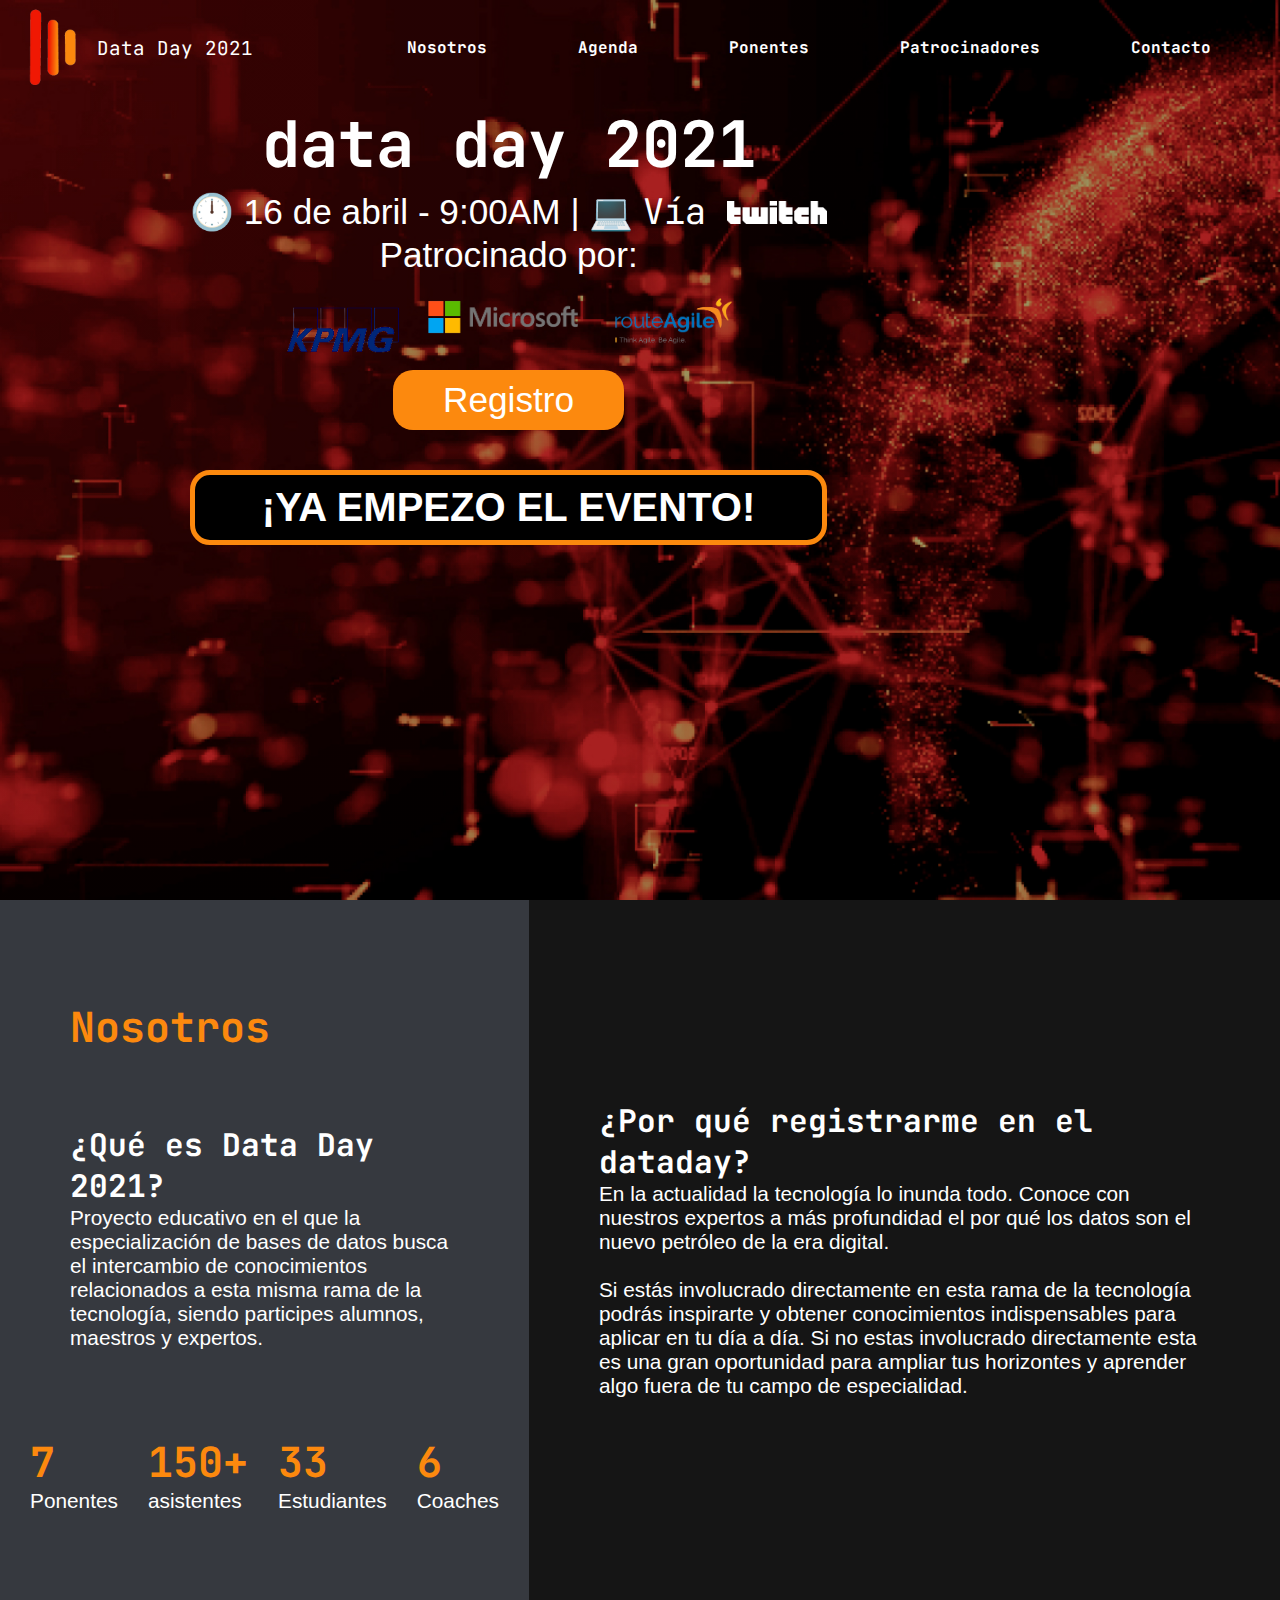
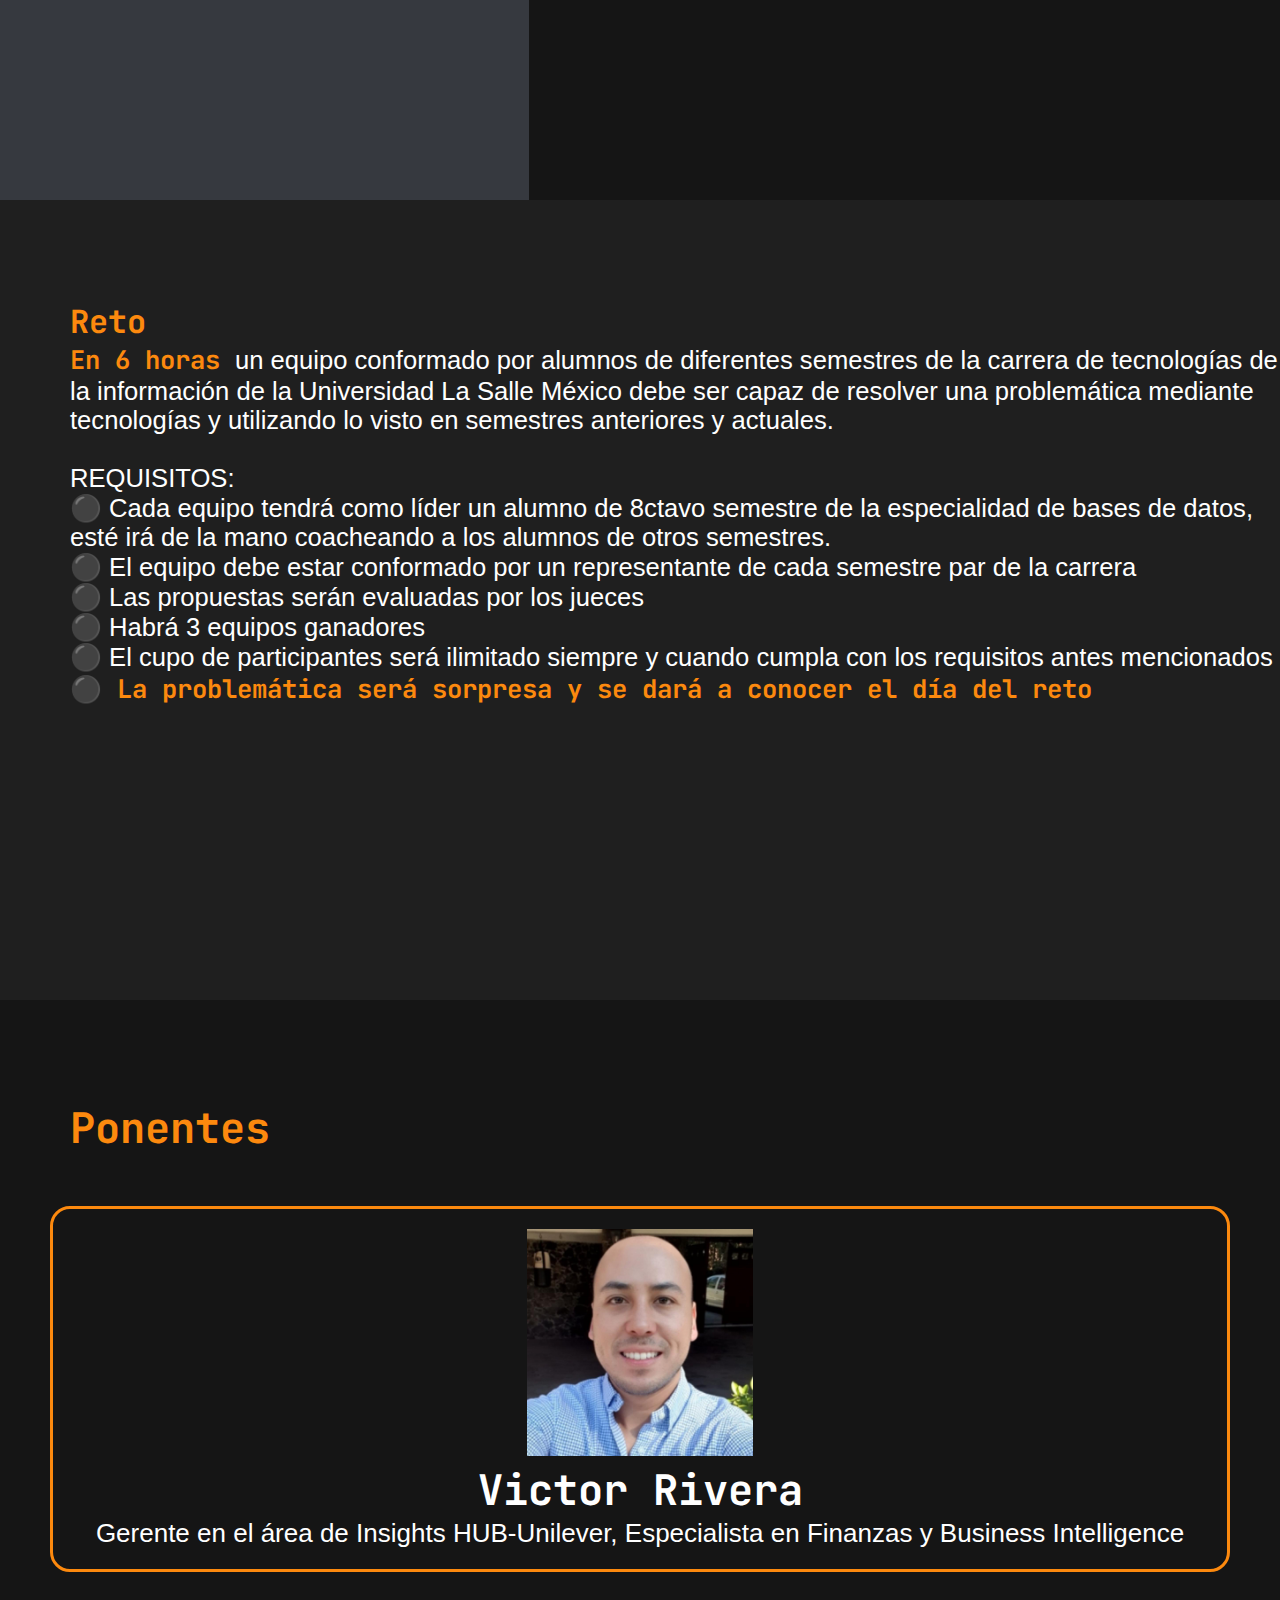
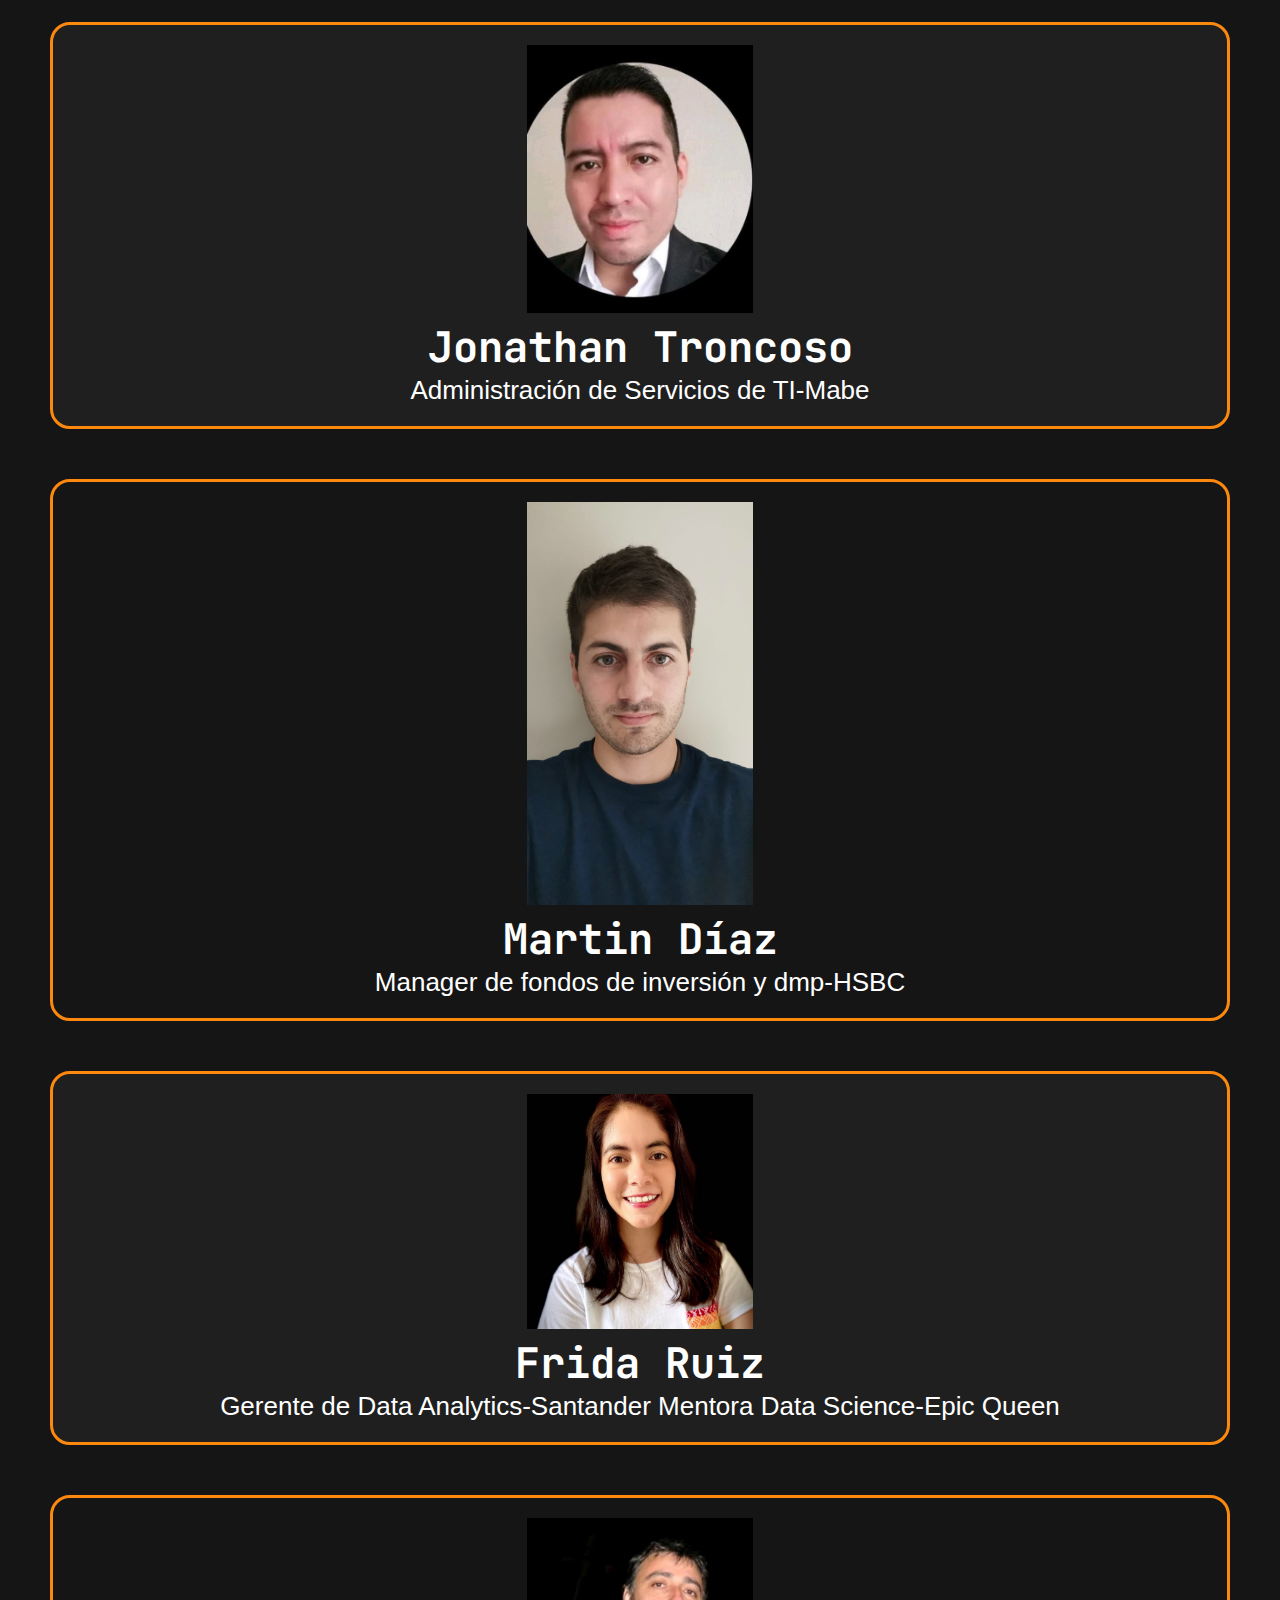
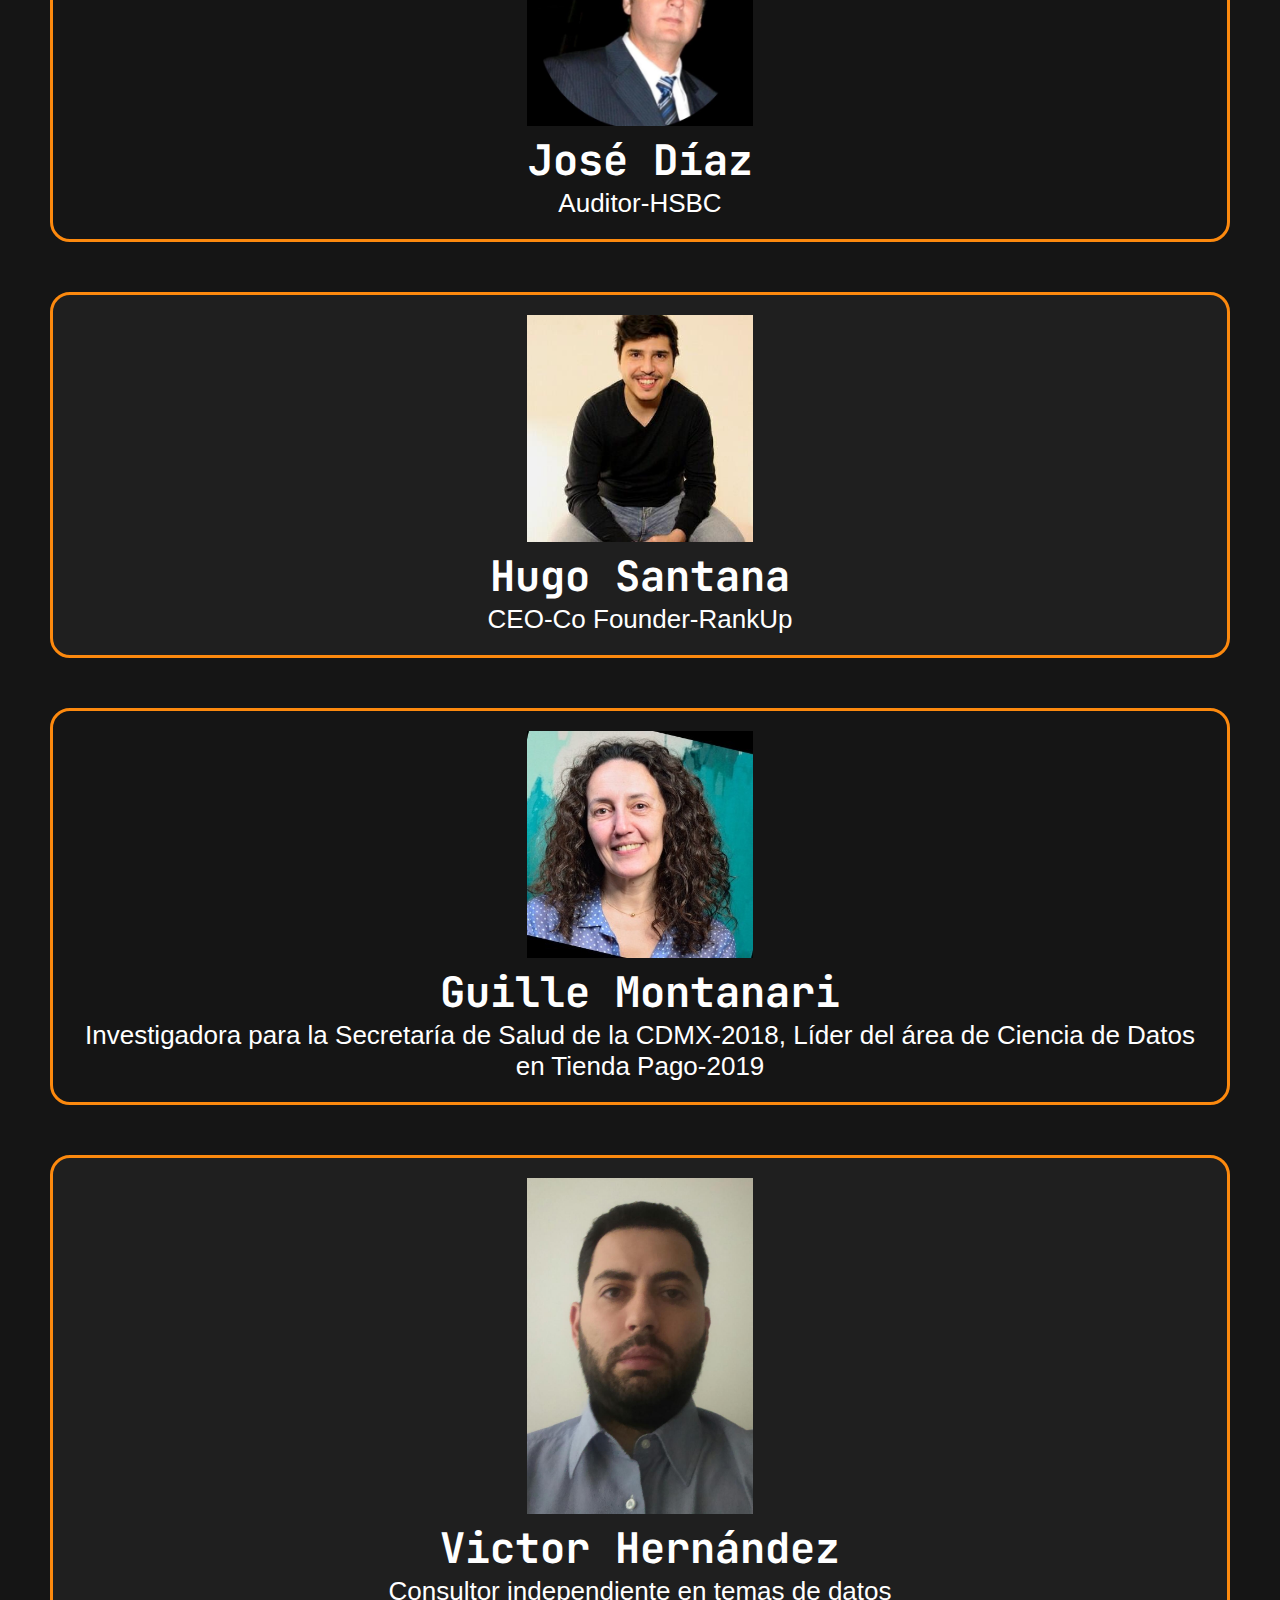
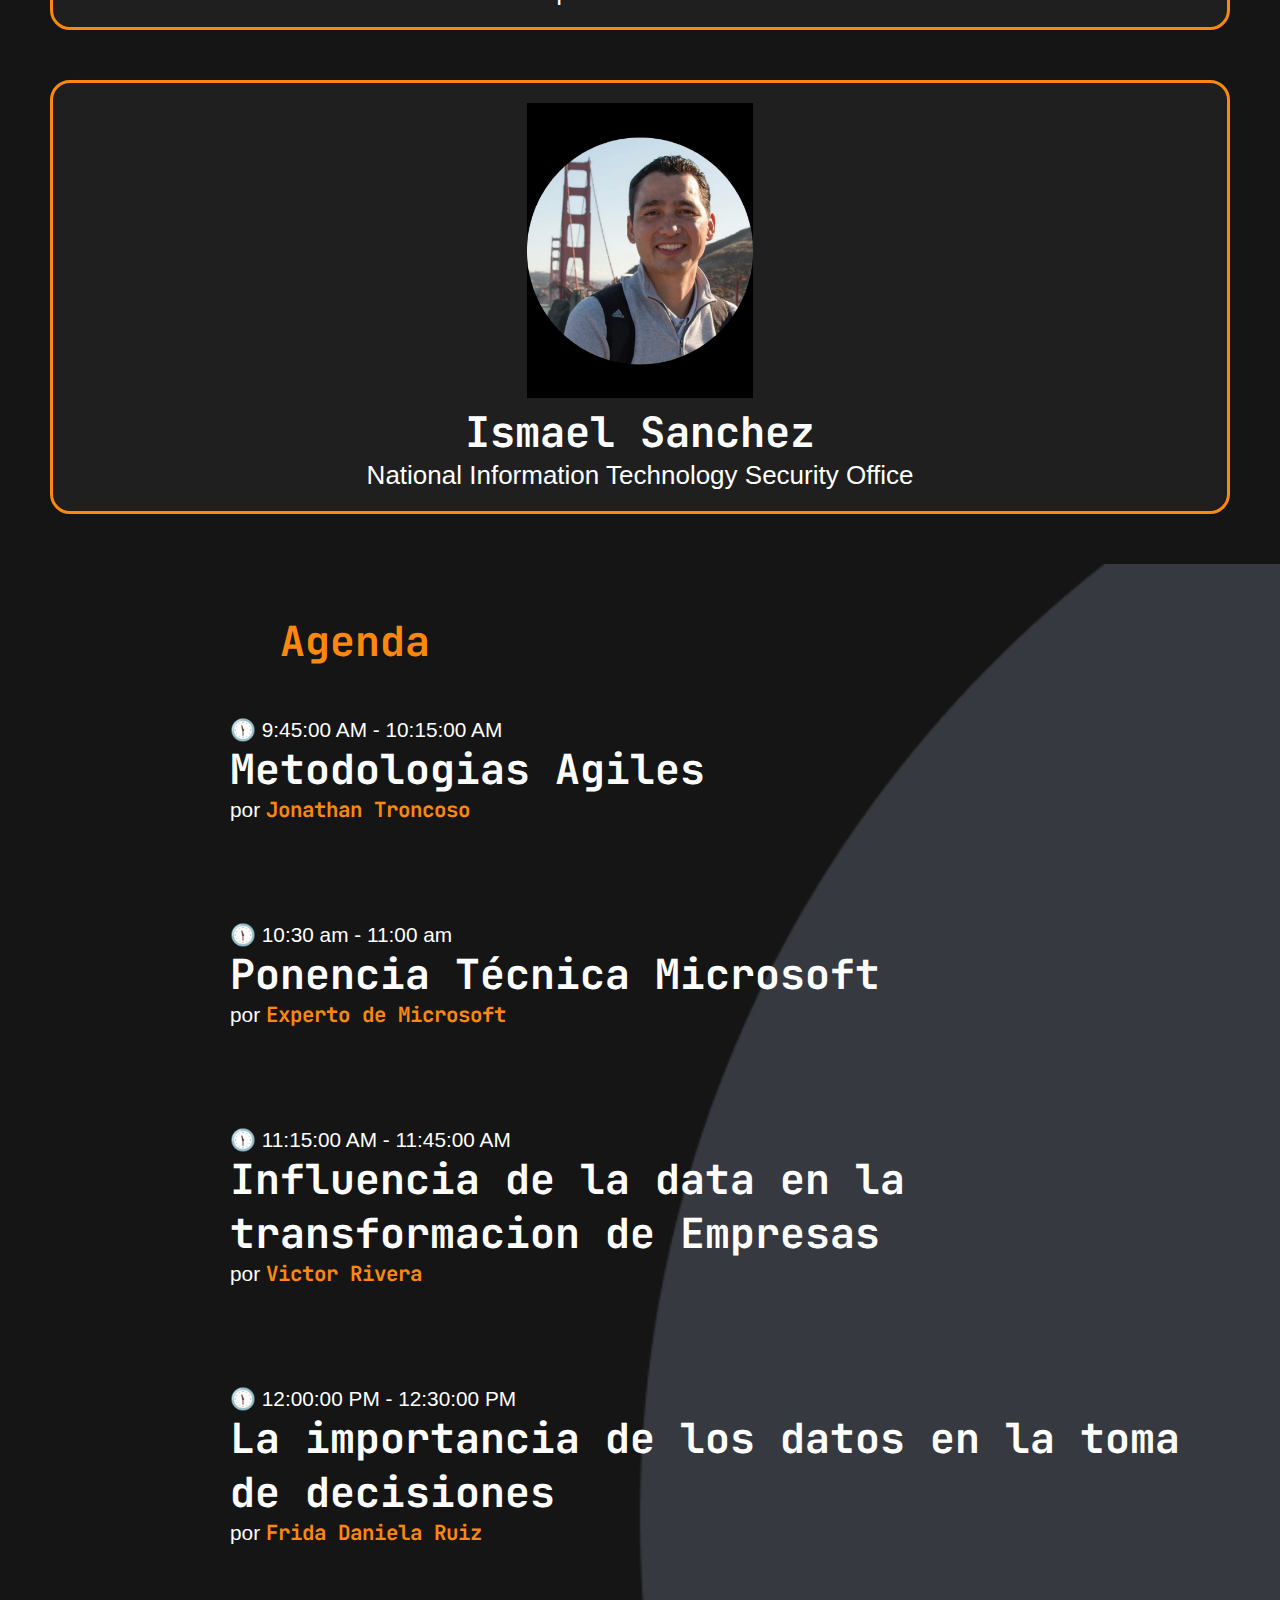
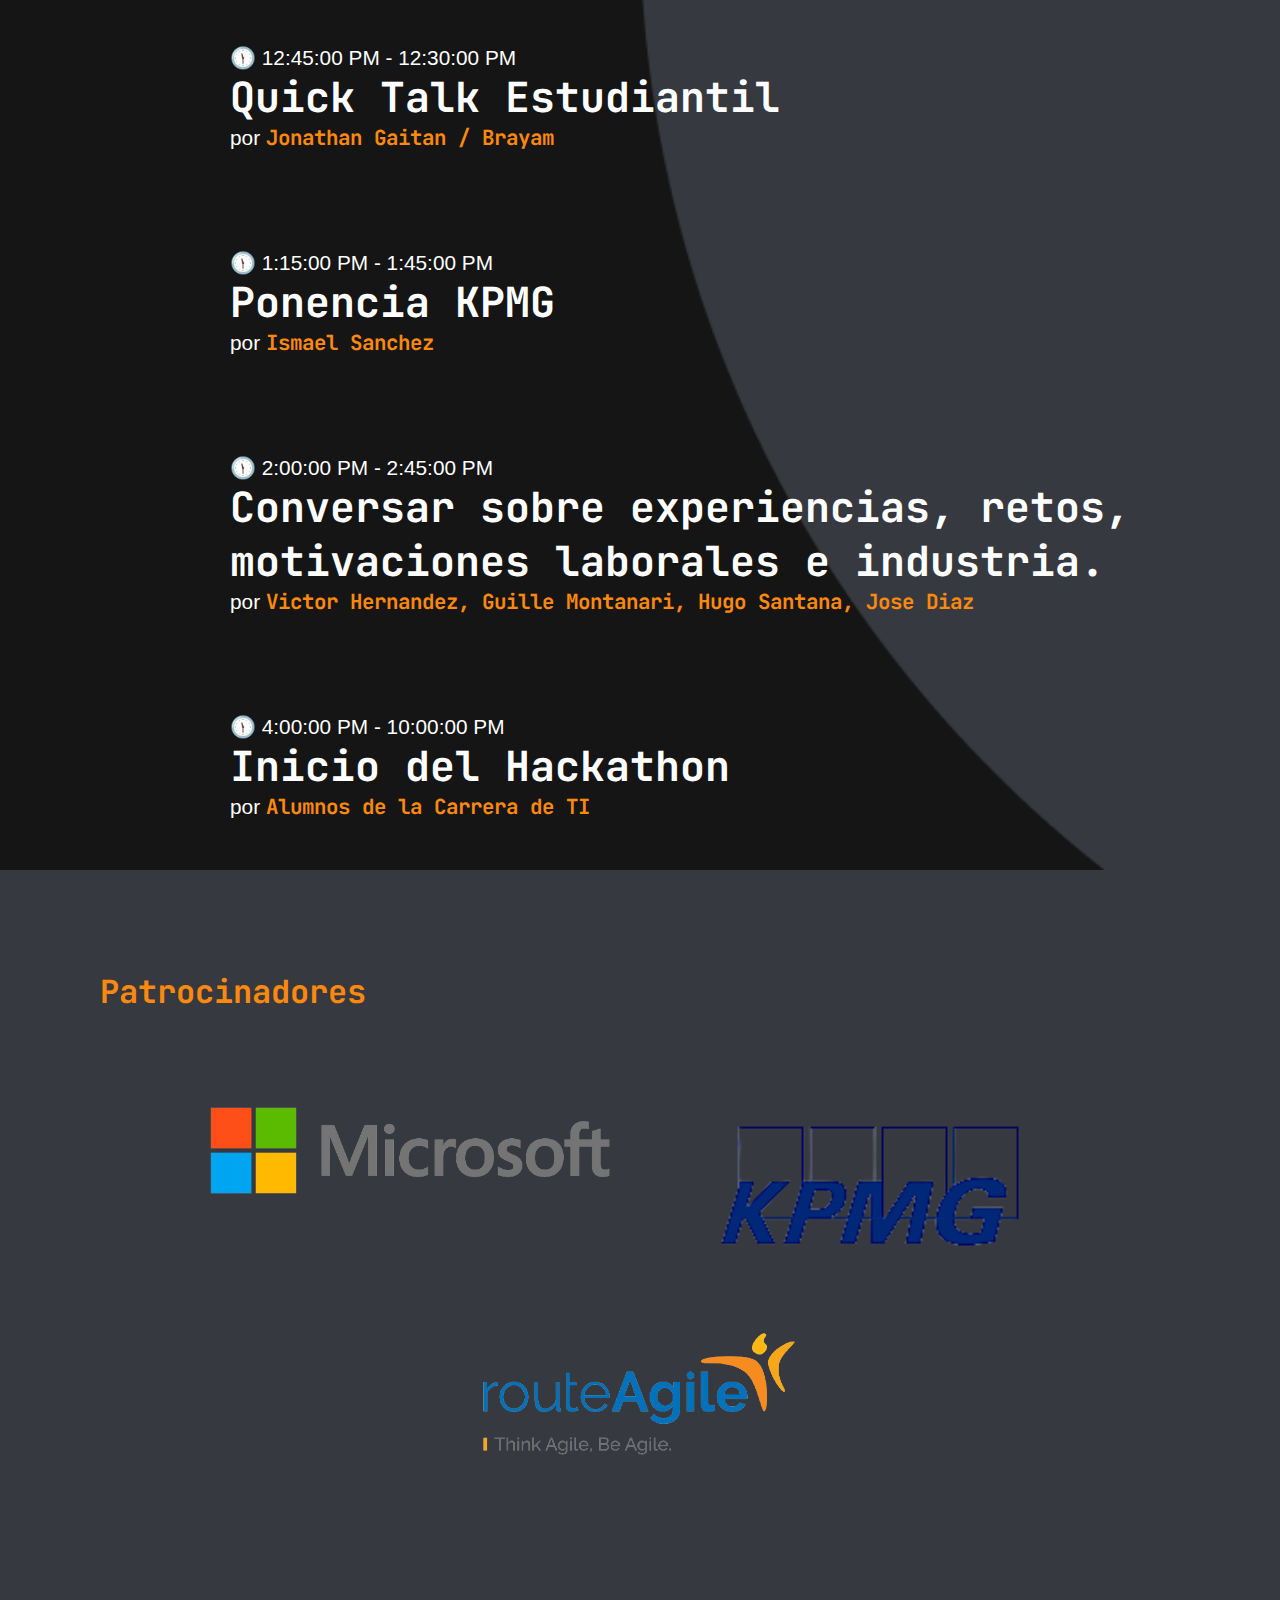
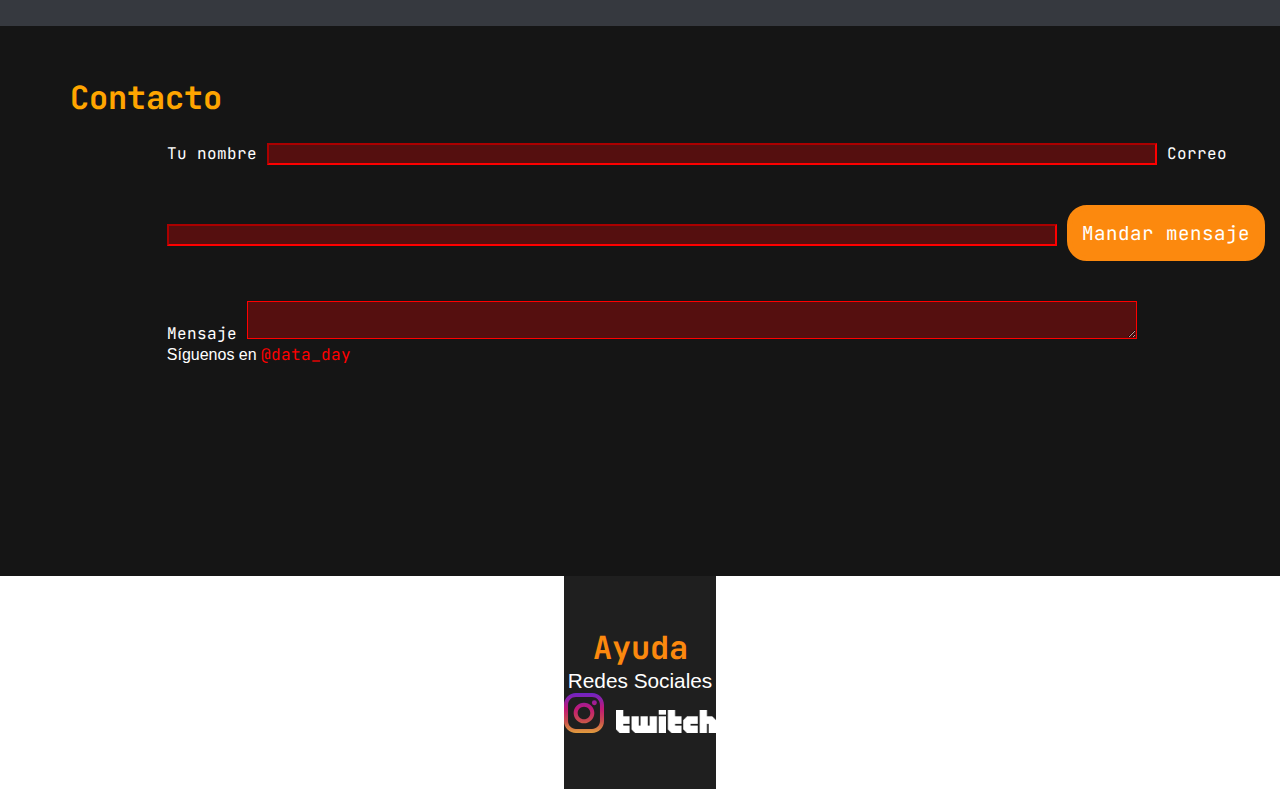
<file: index.html>
<!DOCTYPE html>
<html lang="en">
<head>
    <meta charset="UTF-8">
    <meta name="viewport" content="width=device-width, initial-scale=1.0">
    <link rel="shortcut icon" href="./img/logo.png" type="image/x-icon">
    <link href="https://cdn.jsdelivr.net/npm/bootstrap@5.0.0-beta2/dist/css/bootstrap.min.css" rel="stylesheet" integrity="sha384-BmbxuPwQa2lc/FVzBcNJ7UAyJxM6wuqIj61tLrc4wSX0szH/Ev+nYRRuWlolflfl" crossorigin="anonymous">
    <link rel="stylesheet" href="css/index.css">
    <title>Data Day 2021</title>
</head>
<body>
    <section class="Inicio" >
        <nav id="nav" >
            <div>
                <a href="index.html">
                    <img class="logo" src="img/logo.png" alt="logo">
                </a>
            </div>
            <div>
                <a href="index.html" class="logo-title">
                    Data Day 2021
                </a>
            </div>
            <ul class="nav-links">
                <li><a onclick="navSlide()" href="#nosotros">Nosotros</a></li>
                <li><a onclick="navSlide()" href="#agenda">Agenda</a></li>
                <li><a onclick="navSlide()" href="#ponentes">Ponentes</a></li>
                <li><a onclick="navSlide()" href="#patrocinadores">Patrocinadores</a></li> 
                <li><a onclick="navSlide()" href="#contacto">Contacto</a></li>
                <!-- <li><a onclick="navSlide()" href="#" class="unete-button">Únete</a></li> -->
            </ul>
            <div class="burger" onclick="navSlide()" >
                <div class="line1"></div>
                <div class="line2"></div>
                <div class="line3"></div>
            </div>
        </nav>
        <main>
            <h1 class="uno">data day 2021</h1>
            <!-- <p class="dos">¿Hasta donde quieres llegar?</p> -->
            <p class="dos"> 🕛 16 de abril - 9:00AM | 💻 <a href="https://www.twitch.tv/dataday2021"> Vía <img style="width: 100px;" src="../img/twitch-logo.png" alt=""></a> </p>
            <p class="dos">Patrocinado por: 
                <br>
                <a target="_blank" href="https://home.kpmg/mx/es/home.html"> <img src="./img/kpmg.png" alt=""></a> 
                <a target="_blank" href="https://www.microsoft.com/es-mx"><img src="./img/microsoft-logo.png" alt=""> </a> 
                <a target="_blank" href="https://routeagile.com/"> <img src="./img/agile.png" alt=""></a> 
            </p>
            <button onclick="location.href = 'https://dataday.mx/registro/';" class="meuno">  Registro </button></a>
            <p class="contador" id="timer"></p>
        </main>
    </section>
    <section class="nosotros" id="nosotros">
        <div class="nosotros-a">
            <h1 class="nosotros-title" >
                Nosotros
            </h1>
            <div class="nosotros-faq">
                <h2 class="faq-question" >
                    ¿Qué es Data Day 2021?
                </h2>
                <p class="faq-answer" >
                    Proyecto educativo en el que la especialización de bases de datos busca el intercambio de conocimientos relacionados a esta misma rama de la tecnología, siendo participes alumnos, maestros y expertos.                </p>
            </div>
            <div class="nosotros-stats">
                <div class="nosotros-stats-info">
                    <h1>
                        7
                    </h1>
                    <p>
                        Ponentes
                    </p>
                </div>
                <div class="nosotros-stats-info">
                    <h1>
                        150+
                    </h1>
                    <p>
                        asistentes
                    </p>
                </div>
                <div class="nosotros-stats-info">
                    <h1>
                        33
                    </h1>
                    <p>
                        Estudiantes
                    </p>
                </div>
                <div class="nosotros-stats-info">
                    <h1>
                        6
                    </h1>
                    <p>
                        Coaches
                    </p>
                </div>
            </div>           
        </div>
        <div class="nosotros-b">
            <div class="espacio" style="height: 130px;"></div>
            <div class="nosotros-faq">
                <h2 class="n-title" >
                    ¿Por qué registrarme en el dataday?
                </h2>
                <p class="n-content" >
                    En la actualidad la tecnología lo inunda todo. Conoce con nuestros expertos a más profundidad el por qué los datos son el nuevo petróleo de la era digital. <br>
                    <br> Si estás involucrado directamente en esta rama de la tecnología podrás inspirarte y obtener conocimientos indispensables para aplicar en tu día a día. Si no estas involucrado directamente esta es una gran oportunidad para ampliar tus horizontes y aprender algo fuera de tu campo de especialidad.                </p>                
            </div>
            
            
        </div>
    </section>
    <section class="reto" id="reto">
        <h1 class="reto-title">
            Reto
        </h1>
        <div class="reto-content">
            <p>
                <strong> En 6 horas </strong> un equipo conformado por alumnos de diferentes semestres de la carrera de tecnologías de la información de la Universidad La Salle México debe ser capaz de resolver una problemática mediante tecnologías y utilizando lo visto en semestres anteriores y actuales. 
                <br>
                <br>
                REQUISITOS:
                <br>
                ⚫	Cada equipo tendrá como líder un alumno de 8ctavo semestre de la especialidad de bases de datos, esté irá de la mano coacheando a los alumnos de otros semestres.
                <br>
                ⚫	El equipo debe estar conformado por un representante de cada semestre par de la carrera
                <br>
                ⚫	Las propuestas serán evaluadas por los jueces
                <br>
                ⚫	Habrá 3 equipos ganadores
                <br>
                ⚫	El cupo de participantes será ilimitado siempre y cuando cumpla con los requisitos antes mencionados
                <br>
                <strong>⚫	La problemática será sorpresa y se dará a conocer el día del reto  </strong>

            </p>
        </div>
    </section>
    <h1 class="ponentes-title" > Ponentes </h1>
    <section class="ponentes" id="ponentes">
        <div class="ponentes-info">
                <img  class="ponente-img" src="./img/Victor_Rivera.jpg" alt="">
                <h1 class="ponente-name"> Victor Rivera </h1>
                <p class="ponente-desc">Gerente en el área de Insights HUB-Unilever, Especialista en Finanzas y Business Intelligence</p>
            </div>
            <div class="ponentes-info ponente-bg">
                <img  class="ponente-img" src="./img/Jonathan_Troncoso.jpg" alt="">
                <h1 class="ponente-name"> Jonathan Troncoso </h1>
                <p class="ponente-desc">Administración de Servicios de TI-Mabe</p>
            </div>
            <div class="ponentes-info ">
                <img  class="ponente-img" src="./img/Martin_Diaz.jpg" alt="">
                <h1 class="ponente-name"> Martin Díaz </h1>
                <p class="ponente-desc">Manager de fondos de inversión y dmp-HSBC</p>
            </div>
            <div class="ponentes-info ponente-bg">
                <img  class="ponente-img" src="./img/Frida_Ruiz.jpg" alt="">
                <h1 class="ponente-name"> Frida Ruiz </h1>
                <p class="ponente-desc">Gerente de Data Analytics-Santander
                    Mentora Data Science-Epic Queen</p>
            </div>
            <div class="ponentes-info ">
                <img  class="ponente-img" src="./img/Jose_Diaz.jpg" alt="">
                <h1 class="ponente-name"> José Díaz  </h1>
                <p class="ponente-desc">Auditor-HSBC</p>
            </div>
            <div class="ponentes-info ponente-bg">
                <img  class="ponente-img" src="./img/Hugo_Santana.jpg" alt="">
                <h1 class="ponente-name"> Hugo Santana  </h1>
                <p class="ponente-desc">CEO-Co Founder-RankUp</p>
            </div>
            <div class="ponentes-info ">
                <img  class="ponente-img" src="./img/Guille_Montanari.JPG" alt="">
                <h1 class="ponente-name"> Guille Montanari   </h1>
                <p class="ponente-desc">Investigadora para la Secretaría de Salud de la CDMX-2018,
                    Líder del  área de Ciencia de Datos en Tienda Pago-2019</p>
            </div>
            <div class="ponentes-info ponente-bg">
                <img  class="ponente-img" src="./img/Victor_Hernandez.jpg" alt="">
                <h1 class="ponente-name"> Victor Hernández   </h1>
                <p class="ponente-desc">Consultor independiente en temas de datos</p>
            </div>
            <div class="ponentes-info ponente-bg">
                <img  class="ponente-img" src="./img/Ismael_Sanchez.jpg" alt="">
                <h1 class="ponente-name"> Ismael Sanchez  </h1>
                <p class="ponente-desc">National Information Technology Security Office</p>
            </div>
    </section> 
    <section class="agenda" id="agenda">
        <div class="agenda-container" >
            <h1 class="agenda-title" > Agenda </h1>
            <div class="agenda-info">
                <div class="agenda-info-text">
                    <p>
                        🕦 9:45:00 AM - 10:15:00 AM
                    </p>
                    <h1>
                        Metodologias Agiles
                    </h1>
                    <p>
                        por <strong> Jonathan Troncoso </strong> 
                    </p>
                </div>
            </div>
            <div class="agenda-info">
                <div class="agenda-info-text">
                    <p>
                        🕦 10:30 am - 11:00 am
                    </p>
                    <h1>
                        Ponencia Técnica Microsoft
                    </h1>
                    <p>
                        por <strong> Experto de Microsoft </strong> 
                    </p>
                </div>
            </div>
            <div class="agenda-info">
                <div class="agenda-info-text">
                    <p>
                        🕦 11:15:00 AM - 11:45:00 AM
                    </p>
                    <h1>
                        Influencia de la data en la transformacion de Empresas
                    </h1>
                    <p>
                        por <strong> Victor Rivera </strong> 
                    </p>
                </div>
            </div>
            <div class="agenda-info">
                <div class="agenda-info-text">
                    <p>
                        🕦 12:00:00 PM - 12:30:00 PM
                    </p>
                    <h1>
                        La importancia de los datos en la toma de decisiones
                    </h1>
                    <p>
                        por <strong> Frida Daniela Ruiz </strong> 
                    </p>
                </div>
            </div>
            <div class="agenda-info">
                <div class="agenda-info-text">
                    <p>
                        🕦 12:45:00 PM - 12:30:00 PM
                    </p>
                    <h1>
                        Quick Talk Estudiantil
                    </h1>
                    <p>
                        por <strong> Jonathan Gaitan / Brayam </strong> 
                    </p>
                </div>
            </div>
            <div class="agenda-info">
                <div class="agenda-info-text">
                    <p>
                        🕦 1:15:00 PM - 1:45:00 PM
                    </p>
                    <h1>
                        Ponencia KPMG
                    </h1>
                    <p>
                        por <strong> Ismael Sanchez </strong> 
                    </p>
                </div>
            </div>
            <div class="agenda-info">
                <div class="agenda-info-text">
                    <p>
                        🕦 2:00:00 PM - 2:45:00 PM
                    </p>
                    <h1>
                        Conversar sobre experiencias, retos, motivaciones laborales e industria.
                    </h1>
                    <p>
                        por <strong> Victor Hernandez, Guille Montanari, Hugo Santana, Jose Diaz </strong> 
                    </p>
                </div>
            </div>
            <div class="agenda-info">
                <div class="agenda-info-text">
                    <p>
                        🕦 4:00:00 PM - 10:00:00 PM
                    </p>
                    <h1>
                        Inicio del Hackathon
                    </h1>
                    <p>
                        por <strong> Alumnos de la Carrera de TI </strong> 
                    </p>
                </div>
            </div>
        </div>
    </section >
    <section class="patrocinadores" class="container" id="patrocinadores">
        <h1>
            Patrocinadores
        </h1>
        <center>
            <div class="sponsor-img-container" >
                <a target="_blank" href="https://www.microsoft.com/es-mx"><img class="sponsor-img" src="./img/microsoft-logo.png" alt=""> </a> 
                <a target="_blank" href="https://home.kpmg/mx/es/home.html"> <img class="sponsor-img" src="./img/kpmg.png" alt=""></a> 
                <a target="_blank" href="https://routeagile.com/"> <img class="sponsor-img" src="./img/agile.png" alt=""></a> 
            </div>
        </center>

    </section>

    <section class="contacto" class="container" id="contacto">
        <h1 style="color: orange;">
            Contacto
        </h1>
        <form method="post" action="contact-form-process.php">
        <div class="row" style="margin-top: 2%; margin-left: 8%;">
            <div class="col-4">
                <label style="color: white;" class="form-label">Tu nombre</label>
                <input class="form-control" id="Name" name="Name" type="text" style="background-color: rgba(255, 0, 0, 0.274); border-color: red; width: 80%;">
                <label style="color: white;" class="form-label">Correo</label>
                <input class="form-control" id="Email" name="Email" type="email" style="background-color: rgba(255, 0, 0, 0.274); border-color: red; width: 80%;">
                <input class="btn-contact" type="submit" value="Mandar mensaje">
            </div>
            <div class="col-8">
                <label style="color: white;" class="form-label" >Mensaje</label>
                <textarea class="form-control" id="Message" name="Message" style="width: 80%;height: 100%; background-color: rgba(255, 0, 0, 0.274); border-color: red" type="text"></textarea>
                <p style="color: white;">Síguenos en <a href="https://www.instagram.com/dataday2021/" style="color: red;">@data_day</a></p>
                <input class="btn-contact responsive" type="submit" value="Mandar mensaje">
            </div>
        </form>
        </div>
    </section>
    <footer class="ayuda" id="ayuda">
        <center><h1>
            Ayuda
        </h1> </center>
        <div class="container-redes">
            
            <div class="redes-item" >
                <center>
                    <p>
                        Redes Sociales
                    </p>
                    <a href="https://www.instagram.com/dataday2021/"><img src="./img/instagram.svg" width="40px" alt=""></a>
                    <a href="https://www.twitch.tv/dataday2021"><img src="./img/twitch-logo.png" width="100px" alt=""></a>
                </center>
            </div>
            

        </div>
    </footer>
    <script src="https://cdn.jsdelivr.net/npm/bootstrap@5.0.0-beta2/dist/js/bootstrap.bundle.min.js" integrity="sha384-b5kHyXgcpbZJO/tY9Ul7kGkf1S0CWuKcCD38l8YkeH8z8QjE0GmW1gYU5S9FOnJ0" crossorigin="anonymous"></script>
    <script src="js/burger.js"></script>
    <script src="js/stickynav.js"></script>
    <script src="js/timer.js"></script>
</body>
</html>
</file>
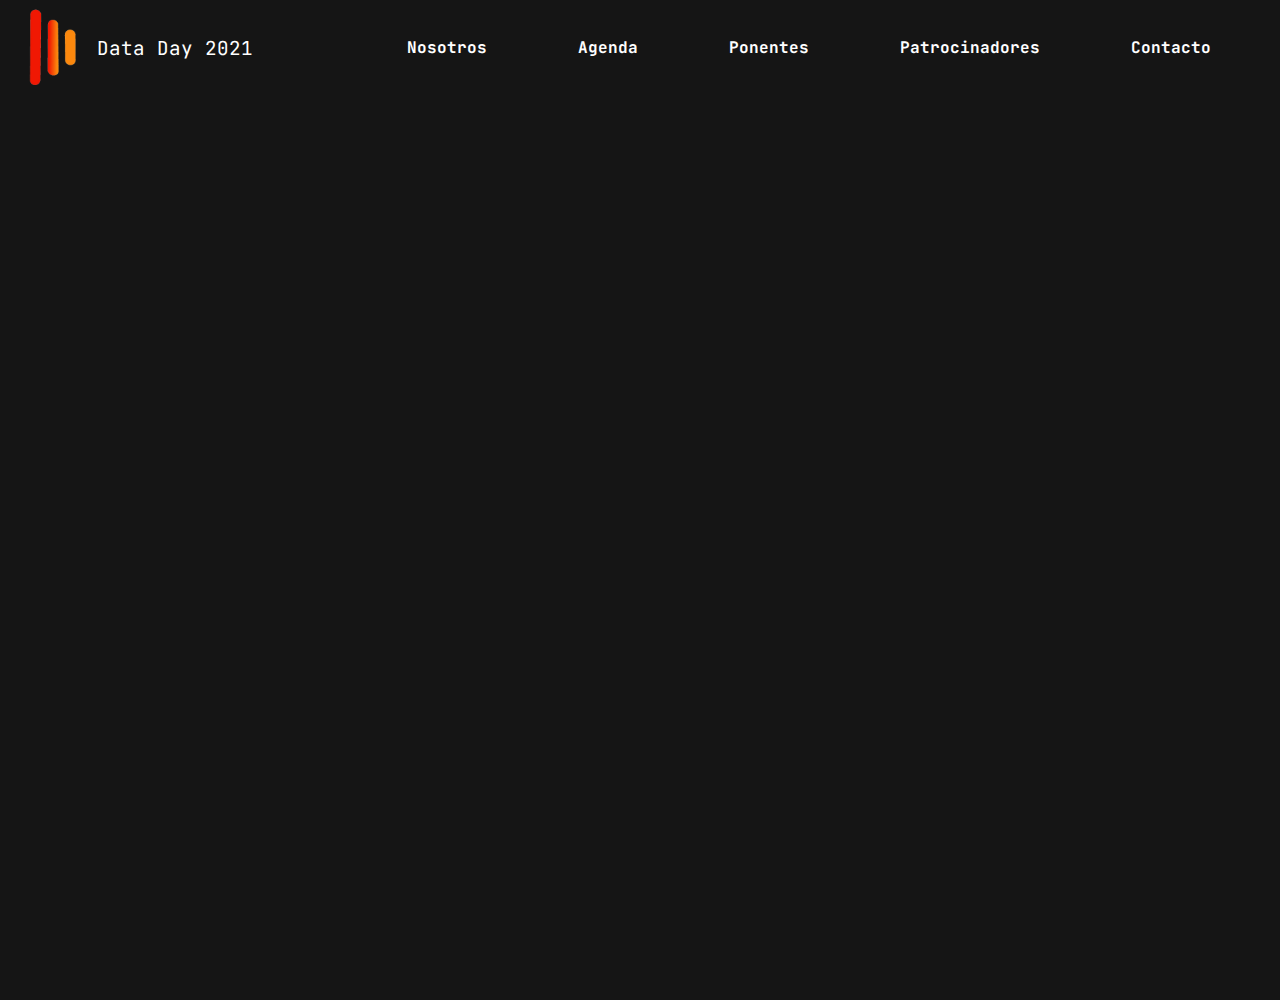
<file: registro/index.html>
<!DOCTYPE html>
<html lang="en">
<head>
    <meta charset="UTF-8">
    <meta http-equiv="X-UA-Compatible" content="IE=edge">
    <meta name="viewport" content="width=device-width, initial-scale=1.0">
    <link rel="stylesheet" href="../css/index.css">
    <link rel="stylesheet" href="../css/registro.css">
    <title>Registro al Data Day</title>
</head>
<body>
    <section class="Inicio" >
        <nav id="nav" >
            <div>
                <a href="https://dataday.mx/">
                    <img class="logo" src="../img/logo.png" alt="logo">
                </a>
            </div>
            <div>
                <a href="https://dataday.mx/" class="logo-title">
                    Data Day 2021
                </a>
            </div>
            <ul class="nav-links">
                <li><a onclick="navSlide()" href="https://dataday.mx/#nosotros">Nosotros</a></li>
                <li><a onclick="navSlide()" href="https://dataday.mx/#agenda">Agenda</a></li>
                <li><a onclick="navSlide()" href="https://dataday.mx/#ponentes">Ponentes</a></li>
                <li><a onclick="navSlide()" href="https://dataday.mx/#patrocinadores">Patrocinadores</a></li> 
                <li><a onclick="navSlide()" href="https://dataday.mx/#contacto">Contacto</a></li>
                <!-- <li><a onclick="navSlide()" href="#" class="unete-button">Únete</a></li> -->
            </ul>
            <div class="burger" onclick="navSlide()" >
                <div class="line1"></div>
                <div class="line2"></div>
                <div class="line3"></div>
            </div>
        </nav>
        <main>
            <div class="registro-container">
                <iframe width="880px" height= "880px" src= "https://forms.office.com/Pages/ResponsePage.aspx?id=wV2SiufowEup7-7nzA1bN2mNCt7XrR9IjzWNOZliOqdUM0pKSU0zMVBRMDlERkZBV0pLUEY0N0dWSi4u&embed=true" frameborder= "0" marginwidth= "0" marginheight= "0" style= "border: none; max-width:100%; max-height:100vh" allowfullscreen webkitallowfullscreen mozallowfullscreen msallowfullscreen> </iframe>
            </div>
        </main>
    </section>
    <script src="https://cdn.jsdelivr.net/npm/bootstrap@5.0.0-beta2/dist/js/bootstrap.bundle.min.js" integrity="sha384-b5kHyXgcpbZJO/tY9Ul7kGkf1S0CWuKcCD38l8YkeH8z8QjE0GmW1gYU5S9FOnJ0" crossorigin="anonymous"></script>
    <script src="../js/burger.js"></script>
    <script src="../js/stickynav.js"></script>
</body>
</html>
</file>
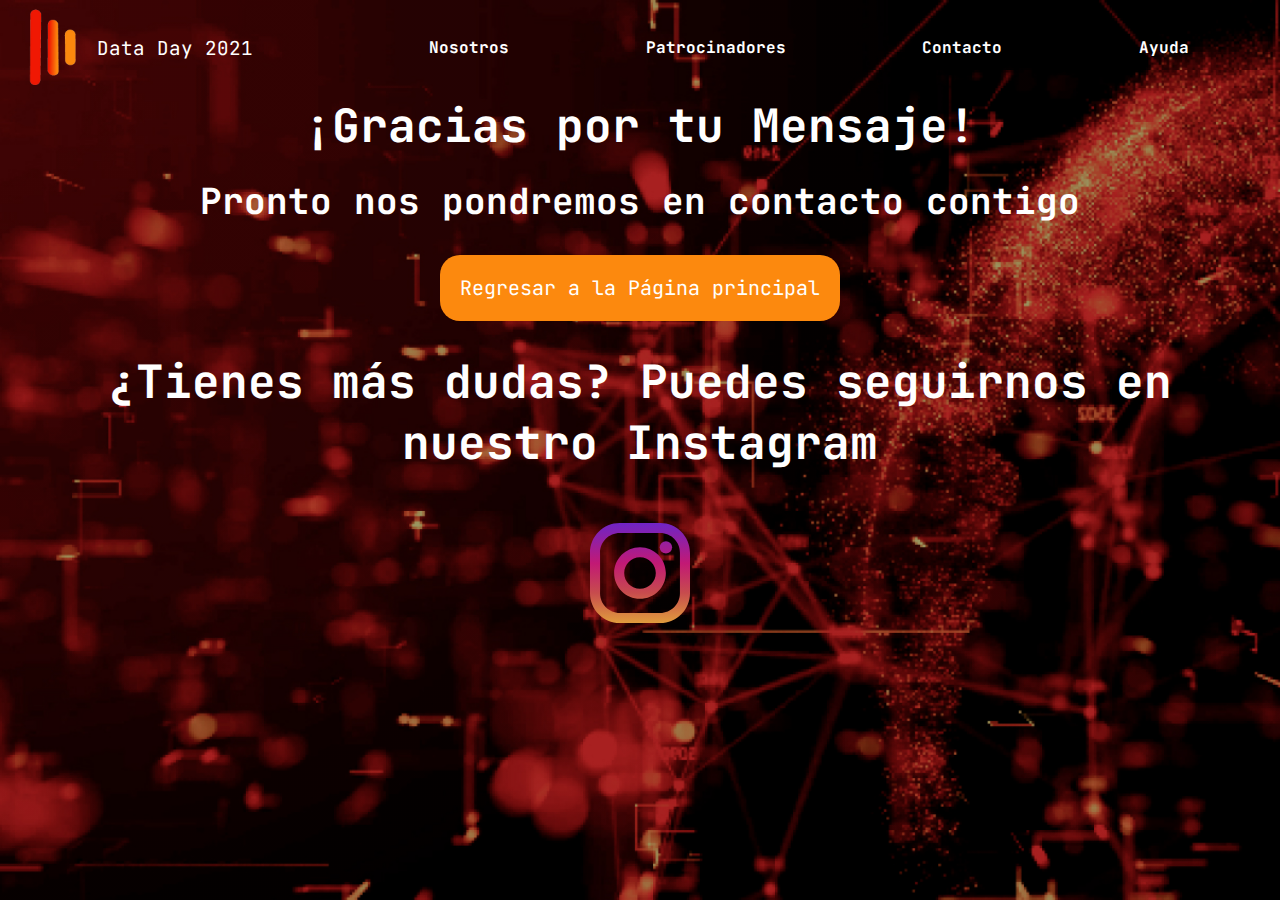
<file: gracias-por-tu-mensaje.html>
<!DOCTYPE html>
<html lang="en">
<head>
    <meta charset="UTF-8">
    <meta http-equiv="X-UA-Compatible" content="IE=edge">
    <meta name="viewport" content="width=device-width, initial-scale=1.0">
    <link rel="stylesheet" href="/css/index.css">
    <title>Gracias Por Tu Mensaje || Data Day 2021</title>
</head>
<body>
    <section class="Inicio" >
        <nav id="nav" >
            <div>
                <a href="https://dataday.mx/">
                    <img class="logo" src="img/logo.png" alt="logo">
                </a>
            </div>
            <div>
                <a href="index.html" class="logo-title">
                    Data Day 2021
                </a>
            </div>
            <ul class="nav-links">
                <li><a onclick="navSlide()" href="https://dataday.mx/#nosotros">Nosotros</a></li>
                <!-- <li><a onclick="navSlide()" href="#agenda">Agenda</a></li> -->
                <!-- <li><a onclick="navSlide()" href="#ponentes">Ponentes</a></li> -->
                <li><a onclick="navSlide()" href="https://dataday.mx/#patrocinadores">Patrocinadores</a></li> 
                <li><a onclick="navSlide()" href="https://dataday.mx/#contacto">Contacto</a></li>
                <li><a onclick="navSlide()" href="https://dataday.mx/#ayuda">Ayuda</a></li>
                <!-- <li><a onclick="navSlide()" href="#" class="unete-button">Únete</a></li> -->
            </ul>
            <div class="burger" onclick="navSlide()" >
                <div class="line1"></div>
                <div class="line2"></div>
                <div class="line3"></div>
            </div>
        </nav>
        <div class="gracias-por-tu-mensaje" >
        <center> 
            <h1>¡Gracias por tu Mensaje! </h1>
            <br>
            <h2>Pronto nos pondremos en contacto contigo</h2>
            <div style="height: 50px;" ></div>
            <a class="a-link" href="https://dataday.mx/">Regresar a la Página principal</a>
            <div style="height: 50px;" ></div>
            <h1> ¿Tienes más dudas? Puedes seguirnos en nuestro Instagram </h1>
            <div class="redes-item" >
                <center>
                    <a href="https://www.instagram.com/dataday2021/"><img src="./img/instagram.svg" width="40px" alt=""></a>
                </center>
            </div>  
        </center>  
        </div>
    </section>


    <script src="https://cdn.jsdelivr.net/npm/bootstrap@5.0.0-beta2/dist/js/bootstrap.bundle.min.js" integrity="sha384-b5kHyXgcpbZJO/tY9Ul7kGkf1S0CWuKcCD38l8YkeH8z8QjE0GmW1gYU5S9FOnJ0" crossorigin="anonymous"></script>
    <script src="js/burger.js"></script>
    <script src="js/stickynav.js"></script>
    
</body>
</html>
</file>
<file: css/index.css>
@import url('https://fonts.googleapis.com/css2?family=JetBrains+Mono:wght@400;700&display=swap');

/* palleta de colores: https://colorhunt.co/palette/262269 */

*
{
    padding: 0;
    margin: 0;
    box-sizing: border-box;
    font-family: 'JetBrains Mono', monospace;
}
ol, ul {
    padding-left: 0 !important;
}
dl, ol, ul {
    margin-top: 0;
    margin-bottom: 0rem !important;
}

/* Estilos de menu */

nav 
{
    display: flex;
    justify-content: space-around;
    align-items: center;
    min-height: 10vh;
    transition: background-color 0.5s ease;
    background-color: rgba(0, 0, 0, 0);
}
p
{
    font-family: 'Trebuchet MS', 'Lucida Sans Unicode', 'Lucida Grande', 'Lucida Sans', Arial, sans-serif;
}
html, body
{
    overflow-x: hidden;
    
}
body
{
    position: relative
}
strong
{
    color:#FC890E ;
}
h1
{
    font-family: 'JetBrains Mono', monospace;
    font-weight: 700;
}
textarea
{
    color: white  !important;
}
input
{
    color: white  !important;
}
a
{
    color: black;
    text-decoration: none;
}
a:hover
{
    color: white;
}
.nav-links a
{
    color: white;
    text-decoration: none;
    list-style: none;
    font-weight: 700;
    font-size: 1.4em;
    padding: 15px;
    margin: 5px;
    transition: background-color .2s, border-radius .2s,transform .2s; 
    
}
.nav-links a:hover
{
    background-color: #FC890E;
    border-radius: 20px;
    
}
.nav-links 
{
    list-style: none;
    display: flex;
    justify-content: space-around;
    width: 70%;
}
.unete-button
{
    border: 5px solid #FC890E; 
    border-radius: 20px;
}
.unete-button:hover
{
    border: solid 5px #F01603;
    background-color: rgba(0, 0, 0, 0) !important;
}
.sticky {
    position: fixed;
    z-index: 999;
    transition: background-color 0.5s ease;
    background-color: #151515;
    top: 0;
    width: 100%
}
.logo
{
    width: 90px;
    position: relative;
    left: -20%;
}
.logo-title
{
    color: white;
    position: relative;
    left: -40%;
    font-size: 1.6em;
    text-decoration: none;
}
/* Estilos menu mobile  */
.burger 
{
  display: none;
  cursor: pointer;
  z-index: 9999;
}

.burger div
{
  width: 50px;
  height: 5px;
  background-color: white;
  margin: 10px;
  transition: all 0.3s ease;
}
/* Estilos Inicio  */

.Inicio
{
    min-height: 100vh;
    background-image: linear-gradient(rgba(0, 0, 0, 0.2), rgba(0, 0, 0, 0.2)), url(../img/bg-inicio.jpg);
    background-size: cover;
    color: white;
}
main{
    text-align: center;
    position: absolute;
    left: 350px;
    top: 130px;
}
main a{
    color: white;
}

.uno{
    font-size: 5rem;
}
.dos{
    font-size: 2rem;
}
.dos img 
{
    width: 180px;
}
.meuno{
    background:#FC890E;
    border-radius: 20px;
    font-size: 2.2em;
    padding: 10px 50px;
    border: none;
    color: #ffffff;
    transition: background 0.3s;
    font-family: Arial, Helvetica, sans-serif;
}
.meuno a
{
    color: white;
}
.meuno:hover{
    
    background:#995308;
    cursor: pointer;

}
.contador
{
    position: relative;
    top: 40px;
    font-size: 2.4em;
    font-weight: 700;
    padding: 5px 35px;
    border: solid #FC890E 5px;
    border-radius: 20px;
    background-color: black;
}


/* Estilos Nosotros */
.nosotros
{
    display: flex;
    flex-direction: row;
    color: white;
    min-height: 100vh;
    font-size: 1.3em;
}
.nosotros-title
{
    margin-top: 100px;
    margin-left: 70px;
    font-size: 2em;
    color: #FC890E;
}
.nosotros-a
{
    background-color: #36393F;
}
.nosotros-b
{
    background-color: #151515;
    
}
.nosotros-faq 
{
    margin: 70px;
}
.nosotros-stats
{
    display: flex;
    justify-content: space-evenly;
    margin-top: 85px;
}
.nosotros-stats-info h1
{
    color: #fc890e;
}
.disclamer
{
    font-size: .8em; 
    margin-left: 70px;
}
/* Estilos Agenda */
.agenda
{
    background-image: url(../img/agenda-background.png);
    background-size: cover;
    background-position: center;
    color: white;
    min-height: 100vh;
    font-size: 1.3em;
}
.agenda-title
{
    font-size: 2em;
    color: #FC890E;
    margin-left: 280px;
    padding-top: 50px;
}
.agenda-info
{
    display: flex;
    padding: 50px;
    margin-left: 180px;
}
/* Estilos Ponentes */
.ponentes
{
    background-color: #151515;
    color: white;
    min-height: 100vh;
    display: table;
    width: 100%;
    flex-direction: column;
    justify-content: center;
    align-items: center;
    font-size: 1.3em;
}
.ponentes-title
{
    background-color: #151515;
    color: #fc890e;
    padding-left: 70px;
    padding-top: 100px;
    font-size: 42px;
    margin-bottom: 0;
}
.ponentes-info
{
    margin: 50px;
    text-align: center;
    padding: 20px;
    border: 3px solid #fc890e;
    border-radius: 20px;
}
.ponente-img
{
    width: 20%;
}
.ponente-name
{
    font-size: 42px;
}
.ponente-desc
{
    font-size: 26px;
}
.ponente-bg
{
    background: #1f1f1f;
}

/* Estilos Patrocinadores */
.patrocinadores
{
    background-color: #36393F; 
    padding: 100px;
}
.patrocinadores h1
{
    color: #FC890E;
}

.sponsor-img
{
    width: 350px;
    margin: 25px;
}
/* Estilos Reto */
.reto
{
    background-color: #1F1F1F; 
    height: 800px;
    padding-top: 100px;
    padding-left: 70px;
}
.reto h1
{
    color: #FC890E;
}
.reto-content
{
    color: white;
    font-size: 1.6em;
}

/* Estilos Contacto */
.contacto
{
    padding-top: 50px;
    padding-left: 70px;
    min-height: 550px;
    background-color: #151515;
}
.btn-contact
{
    margin: 40px 0px;
    padding: 10px;
    border-radius: 20px;
    font-size: 1.2em;
    border: 5px solid #FC890E; 
    background-color: #FC890E;
}
.btn-contact:hover
{
    border: 5px solid red;
}
.responsive
{
    display: none;
}
/* Estilos Ayuda */

.gracias-por-tu-mensaje h1
{

    font-size: 46px;
}

.gracias-por-tu-mensaje h2
{
    font-size: 36px;
}

.gracias-por-tu-mensaje .a-link  
{
    color: white;
    background-color: #FC890E;
    padding: 20px;
    margin: 20px;
    border-radius: 20px;
    font-size: 20px;
}

.gracias-por-tu-mensaje img 
{
    width: 100px;
    margin: 50px;
}

.ayuda
{
    padding: 50px 0;
    background-color: #1F1F1F;
    color: #FC890E;
    justify-self: center;
    min-height: 150px;
}
.container-redes
{
    color: white;
    display: flex;
    justify-content: space-around;
    font-size: 1.3em;
}

/* The Modal (background) */
.modal {
    display: none; /* Hidden by default */
    position: fixed; /* Stay in place */
    z-index: 1; /* Sit on top */
    padding-top: 100px; /* Location of the box */
    left: 0;
    top: 0;
    width: 100%; /* Full width */
    height: 100%; /* Full height */
    overflow: auto; /* Enable scroll if needed */
    background-color: rgb(0,0,0); /* Fallback color */
    background-color: rgba(0,0,0,0.4); /* Black w/ opacity */
  }
  
  /* Modal Content */
  .modal-content {
    background-color: #fefefe;
    margin: auto;
    padding: 20px;
    border: 1px solid #888;
    width: 80%;
  }
.close {
    color: #aaaaaa;
    float: right;
    font-size: 28px;
    font-weight: bold;
  }
.close:hover,
.close:focus {
    color: #000;
    text-decoration: none;
    cursor: pointer;
  }

@media only screen and (max-width: 1366px)
{
    .uno
    {
        font-size: 4em;
        padding: 2px;
    }
    .dos
    {
        font-size: 2.2em;
    }
    .dos img 
    {
        width: 150px;
    }
    .nav-links a
    {
        font-size: 1em;
    }
    .logo-title
    {
        font-size: 1.2em;
    }
    .contador
    {
        font-size: 2.5em;
        padding: 10px;
        
    }
    main
    {
        top: 100px;
        left: 190px;
    }
    .sponsor-img
    {
        width: 400px;
    }
}


/* Laptop */

@media only screen and (max-width: 1024px) 
{
    .uno
    {
        font-size: 4em;
        padding: 2px;
    }
    .dos
    {
        font-size: 2em;
    }

    .nav-links
    {
        left: 0%;
        width: 100%;
    }
    .nav-links a
    {
        font-size: 1em;
    }
    .logo-title
    {
        display: none;
    }
    .logo
    {
        left: 0%;
        width: 90px;
    }
    /* Estilos Inicio  */
    .Inicio
    {
        min-height: 100vh;
    }
    .contador
    {
        left: 0;
        font-size: 2em;
    }
    main
    {
        top: 100px;
        left: 200px;
    }

    /* Estilos Nosotros */

    /* Estilos Agenda */

    /* Estilos Ponentes */

    /* Estilos Patrocinadores */

    /* Estilos Contacto */

    /* Estilos Ayuda */
}

/* Tablet */
@media screen and (max-width: 768px)
{
    .logo-title
    {
        display: block;
    }
    .Inicio
    {
        min-height: 100vh;
    }
    .nav-links
    {
        position: absolute;
        left: 0px;
        height: 100vh;
        top: 0vh;
        background-color: #151515;
        width: 100%;
        flex-direction: column;
        align-items: center;
        transform: translateX(100%);
        transition: transform 0.5s ease-in;
        z-index: 999;
    }
    .nav-links a
    {
        font-size: 2em;
    }
    .burger
    {
        display: block;
    }
    .logo-title
    {
        left: -10%;
        font-size: 1.4em;
    }
    /* Estilos Inicio  */
    main
    {
        top: 150px;
        left: 0;
    }
    .uno{
        font-size: 5rem;
    }
    .dos{
        font-size: 2rem;
    }
    .dos img 
    {
        width: 100px;
    }
    .contador
    {
        padding: 0;
        top: 20px;
        font-size: 2em;
        margin: 10px;
    }

    /* Estilos Nosotros */
    .nosotros
    {
        flex-direction: column;
    }
    .nosotros-title
    {
        margin-left: 40px;
    }
    .nosotros-stats
    {
        flex-wrap: wrap;
        margin: 100px;
        position: relative;
        right: 50px;
        justify-content: space-between;

    }
    .disclamer
    {
        margin-left: 40px;
    }
    .espacio 
    {
        display: none;
    }
    .nosotros-faq 
    {
        margin: 40px;
    }

    /* Estilos Agenda */
    .agenda
    {
        font-size: 1em;
    }
    .agenda-title
    {
        font-size: 2em;
        color: #FC890E;
        margin-left: 0px;
        padding-top: 0px;
    }
    .agenda-info
    {
        display: flex;
        padding: 0px;
        margin: 20px;
        margin-left: 0px;
    }
    
    .agenda-container 
    {
        padding: 30px;
        position: relative;
        top: 100px;
    }

    /* Estilos Ponentes */
    .ponente-img
    {
        width: 35%;
    }
    .ponente-name
    {
        font-size: 38px;
    }
    .ponente-desc
    {
        font-size: 22px;
    }
    .ponente-bg
    {
        background: #1f1f1f;
    }

    /* Estilos Patrocinadores */
    .patrocinadores
    {
        padding: 50px 20px;
    }
    .row
    {
        flex-direction: column;
    }
    .sponsor-img
    {
        width: 300px;
    }

    /* Estilos Contacto */
    .contacto
    {
        height: 600px;
    }
    .contacto .row 
    {
        margin-top: 0;
        margin-left: 0;
    }
    .contacto h1 
    {
        font-size: 42px;
    }
    .contacto input 
    {
        width: 80% !important;
    }
    .contacto textarea 
    {
        width: 100% !important;
    }
    .btn-contact
    {
        display: none;
        max-width: min-content;
    }
    .responsive
    {
        display: inline-block;
    }

    
    .reto
    {
        padding-top: 40px;
        height: 150vh;
    }
    .reto-content
    {
        font-size: 1.3em;
        margin: 40px;
    }
    

    /* Estilos Ayuda */
    .ayuda h1
    {
        font-size: 42px;
    }
    .container-redes
    {
        flex-direction: column;
        align-items: center;
        margin: 10px;
    }
    .redes-item
    {
        margin: 20px;
    }
    .gracias-por-tu-mensaje h1
    {

        font-size: 26px;
    }

    .gracias-por-tu-mensaje h2
    {
        font-size: 20px;
    }

    .gracias-por-tu-mensaje .a-link  
    {
        color: white;
        background-color: #FC890E;
        padding: 5px;
        margin: 5px;
        border-radius: 20px;
        font-size: 16px;
    }

    .gracias-por-tu-mensaje img 
    {
        width: 100px;
        margin: 50px;
    }
    

    
    
}

/* Smartphone */

@media screen and (max-width: 480px)
{
    /* Estilos Inicio  */
    .Inicio
    {
        min-height: 130vh;
    }
    .uno
    {
        font-size: 4em;
        padding: 2px;
    }
    .dos
    {
        font-size: 1.7em;
    }

    /* Estilos Nosotros */
    .nosotros-stats
    {
        right: 0;
    }
    /* Estilos Agenda */
    .agenda
    {
        min-height: 240vh;
    }

    /* Estilos Ponentes */

    .ponente-img
    {
        width: 50%;
    }
    .ponente-name
    {
        font-size: 32px;
    }
    .ponente-desc
    {
        font-size: 18px;
    }
    .ponente-bg
    {
        background: #1f1f1f;
    }
    /* Estilos Patrocinadores */

    .row
    {
        flex-direction: column;
    }
    .sponsor-img
    {
        width: 250px;
    }
    /* Estilos Reto */
    .reto
    {
        min-height: 160vh;
        padding-left: 0;
    }
    .reto-title
    {
        display: flex;
        justify-content: center;
        font-size: 42px;
    }

    /* Estilos Contacto */
    .contacto .row 
    {
        margin-top: 0;
        margin-left: 0;
    }
    .contacto h1 
    {
        font-size: 42px;
    }
    .contacto input 
    {
        width: 230% !important;
    }
    .contacto textarea 
    {
        width: 100% !important;
    }

    /* Estilos Ayuda */

}

/* Animaciones del menu */
.nav-active 
{
  transform: translateX(0%);
}
.toggle .line1
{
  transform: rotate(-45deg) translate(-20px,1px);
}
.toggle .line2
{
  opacity: 0;
}
.toggle .line3
{
  transform: rotate(45deg) translate(-20px,-1px);
}

@media screen and (max-width: 360px)
{
    .Inicio
    {
        min-height: 150vh;
    }
    .reto
    {
        min-height: 220vh;
    }
    .ponente-img
    {
        width: 60%;
    }
    .ponente-name
    {
        font-size: 30px;
    }
    .ponente-desc
    {
        font-size: 16px;
    }
    .ponente-bg
    {
        background: #1f1f1f;
    }

}
</file>
<file: css/registro.css>
nav
{
    background-color: #151515;
}

.registro-container
{
}

.Inicio
{
    min-height: 1000px;
    background-image: none;
    background-size: cover;
    color: white;
    background-color: #151515;
}
</file>
